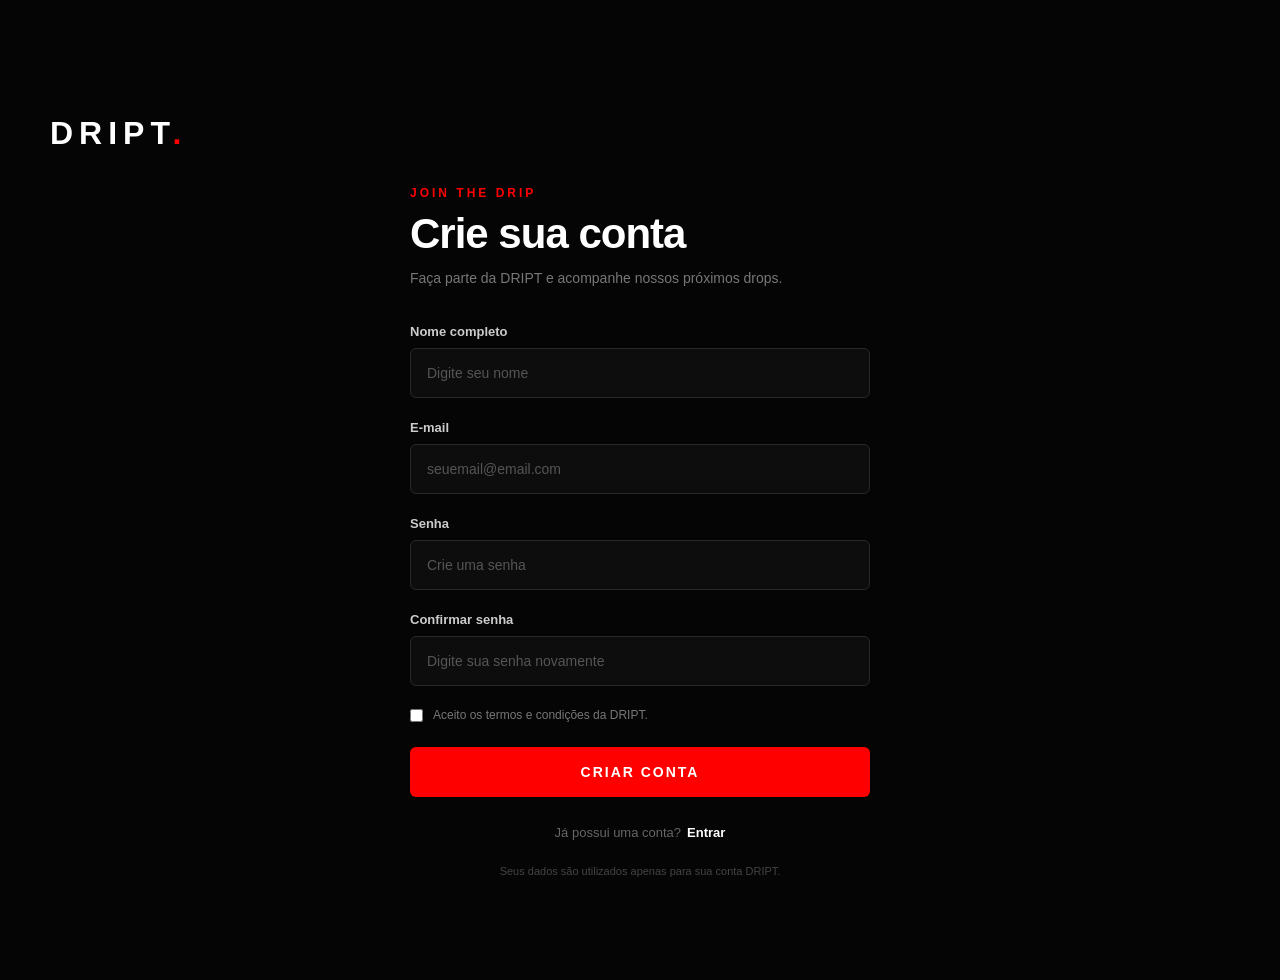
<file: html/cadastro.html>
<!DOCTYPE html>
<html lang="pt-BR">

<head>
    <meta charset="UTF-8">
    <meta name="viewport" content="width=device-width, initial-scale=1.0">

    <title>Criar conta | DRIPT</title>

    <link rel="stylesheet" href="../css/style.css">
</head>

<body class="pagina-cadastro">

    <main class="cadastro">

        <a href="index.html" class="cadastro-logo">
    DRIPT<span>.</span>
</a>

        <div class="cadastro-box">

            <div class="cadastro-topo">

                <span>JOIN THE DRIP</span>

                <h1>Crie sua conta</h1>

                <p>
                    Faça parte da DRIPT e acompanhe nossos próximos drops.
                </p>

            </div>

            <form id="form-cadastro">

                <div class="campo">
                    <label for="nome">Nome completo</label>

                    <input
                        type="text"
                        id="nome"
                        placeholder="Digite seu nome"
                        required
                    >
                </div>

                <div class="campo">
                    <label for="email">E-mail</label>

                    <input
                        type="email"
                        id="email"
                        placeholder="seuemail@email.com"
                        required
                    >
                </div>

                <div class="campo">
                    <label for="senha">Senha</label>

                    <input
                        type="password"
                        id="senha"
                        placeholder="Crie uma senha"
                        required
                    >
                </div>

                <div class="campo">
                    <label for="confirmarSenha">Confirmar senha</label>

                    <input
                        type="password"
                        id="confirmarSenha"
                        placeholder="Digite sua senha novamente"
                        required
                    >
                </div>

                <label class="termos">
                    <input type="checkbox" id="aceitarTermos">

                    <span>
                        Aceito os termos e condições da DRIPT.
                    </span>
                </label>

                <button type="submit" class="btn-cadastro">
                    CRIAR CONTA
                </button>

            </form>

            <div class="cadastro-login">

                <span>Já possui uma conta?</span>

                <a href="login.html">
                    Entrar
                </a>

            </div>

            <p class="cadastro-privacidade">
                Seus dados são utilizados apenas para sua conta DRIPT.
            </p>

        </div>

    </main>

    <script>

        document
            .getElementById("form-cadastro")
            .addEventListener("submit", function(event) {

                event.preventDefault();

                const nome =
                    document.getElementById("nome").value.trim();

                const email =
                    document.getElementById("email").value.trim();

                const senha =
                    document.getElementById("senha").value;

                const confirmarSenha =
                    document.getElementById("confirmarSenha").value;

                const termos =
                    document.getElementById("aceitarTermos").checked;


                if (senha !== confirmarSenha) {
                    alert("As senhas não coincidem.");
                    return;
                }


                if (!termos) {

                    alert("Aceite os termos e condições para continuar.");
                    return;
                }

                fetch("../php/salvar.php", {
                    method: "POST",
                    headers: { "Content-Type": "application/json" },
                    body: JSON.stringify({ nome, email, senha, confirmarSenha, aceitarTermos: termos })
                })
                    .then(async resposta => {
                        const dados = await resposta.json();
                        if (!resposta.ok) throw new Error(dados.mensagem || "Não foi possível criar a conta.");
                        window.location.href = "conta.html";
                    })
                    .catch(erro => alert(erro.message));

            });

    </script>

</body>

</html>
</file>
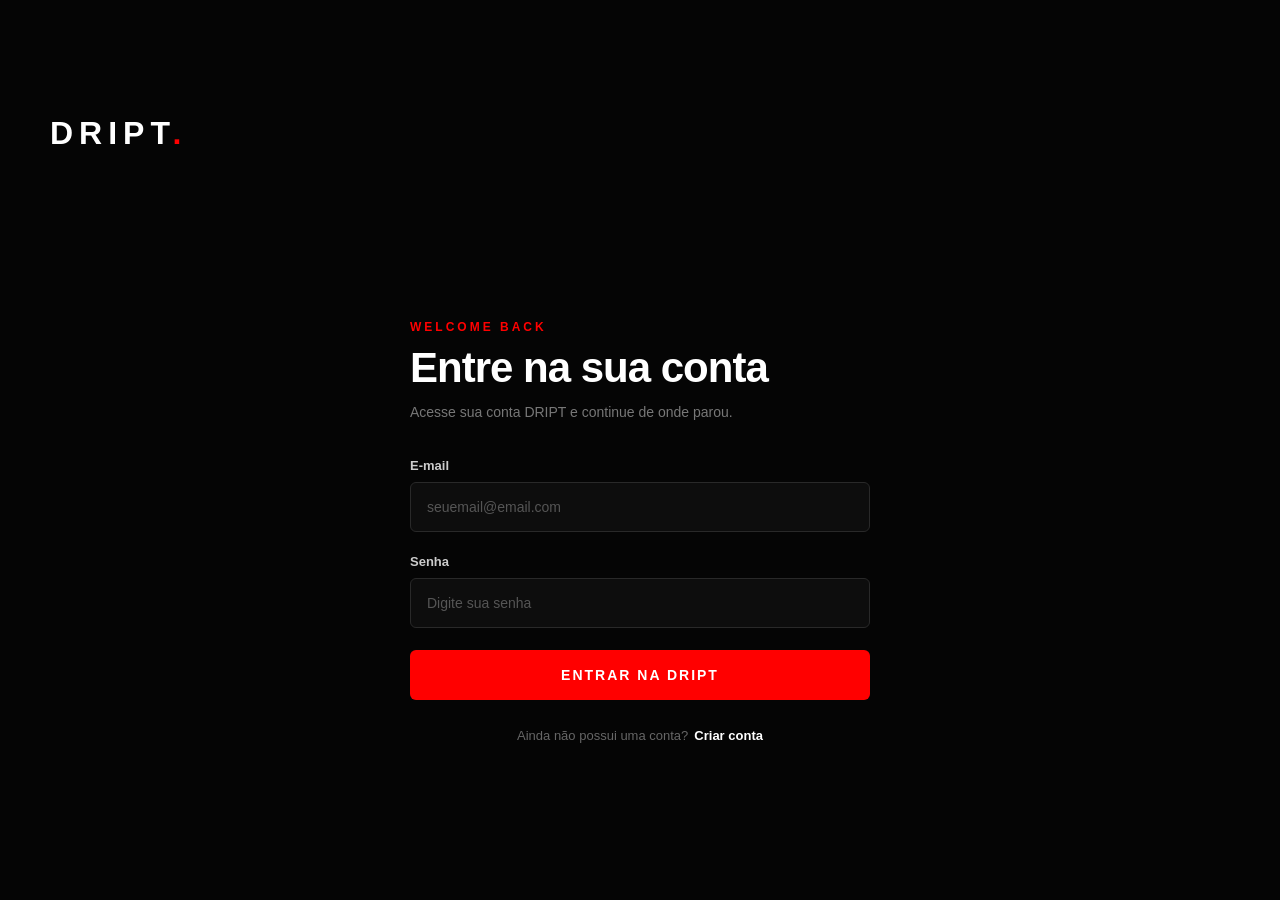
<file: html/conta.html>
<head>
    <meta charset="UTF-8">
    <meta name="viewport" content="width=device-width, initial-scale=1.0">

    <title>Minha Conta | DRIPT</title>

    <link rel="stylesheet" href="../css/style.css">
    <link rel="stylesheet" href="../css/conta.css">
</head>

<body class="pagina-cadastro">

    <main class="cadastro">

        <a href="index.html" class="cadastro-logo">
            DRIPT<span>.</span>
        </a>

        <div class="conta-box">

            <div class="cadastro-topo">
                <span>MY DRIPT</span>

                <h1>Minha conta</h1>

                <p id="saudacao-usuario">
                    Bem-vindo de volta.
                </p>
            </div>

            <div class="conta-opcoes">

                <a href="favoritos.html" class="conta-item">
                    <span>♡</span>
                    <div>
                        <h3>Meus favoritos</h3>
                        <p>Veja as peças que você salvou.</p>
                    </div>
                </a>

                <a href="pedidos.html" class="conta-item">
    <span>📦</span>
    <div>
        <h3>Meus pedidos</h3>
        <p>Acompanhe suas compras.</p>
    </div>
</a>

                <a href="dados.html" class="conta-item">
                    <span>👤</span>
                    <div>
                        <h3>Meus dados</h3>
                        <p>Confira suas informações.</p>
                    </div>
                </a>

            </div>

            <button class="btn-sair" onclick="sair()">
                SAIR DA CONTA
            </button>

        </div>

    </main>

    <script>
        fetch("../php/sessao.php")
            .then(resposta => {
                if (!resposta.ok) throw new Error();
                return resposta.json();
            })
            .then(usuario => {
                document.getElementById("saudacao-usuario").innerText =
                    `Olá, ${usuario.nome.split(" ")[0]}. Bem-vindo à DRIPT.`;
            })
            .catch(() => window.location.href = "login.html");

        function sair() {
            fetch("../php/sessao.php", { method: "DELETE" })
                .finally(() => window.location.href = "index.html");
        }
    </script>

</body>

</html>
</file>
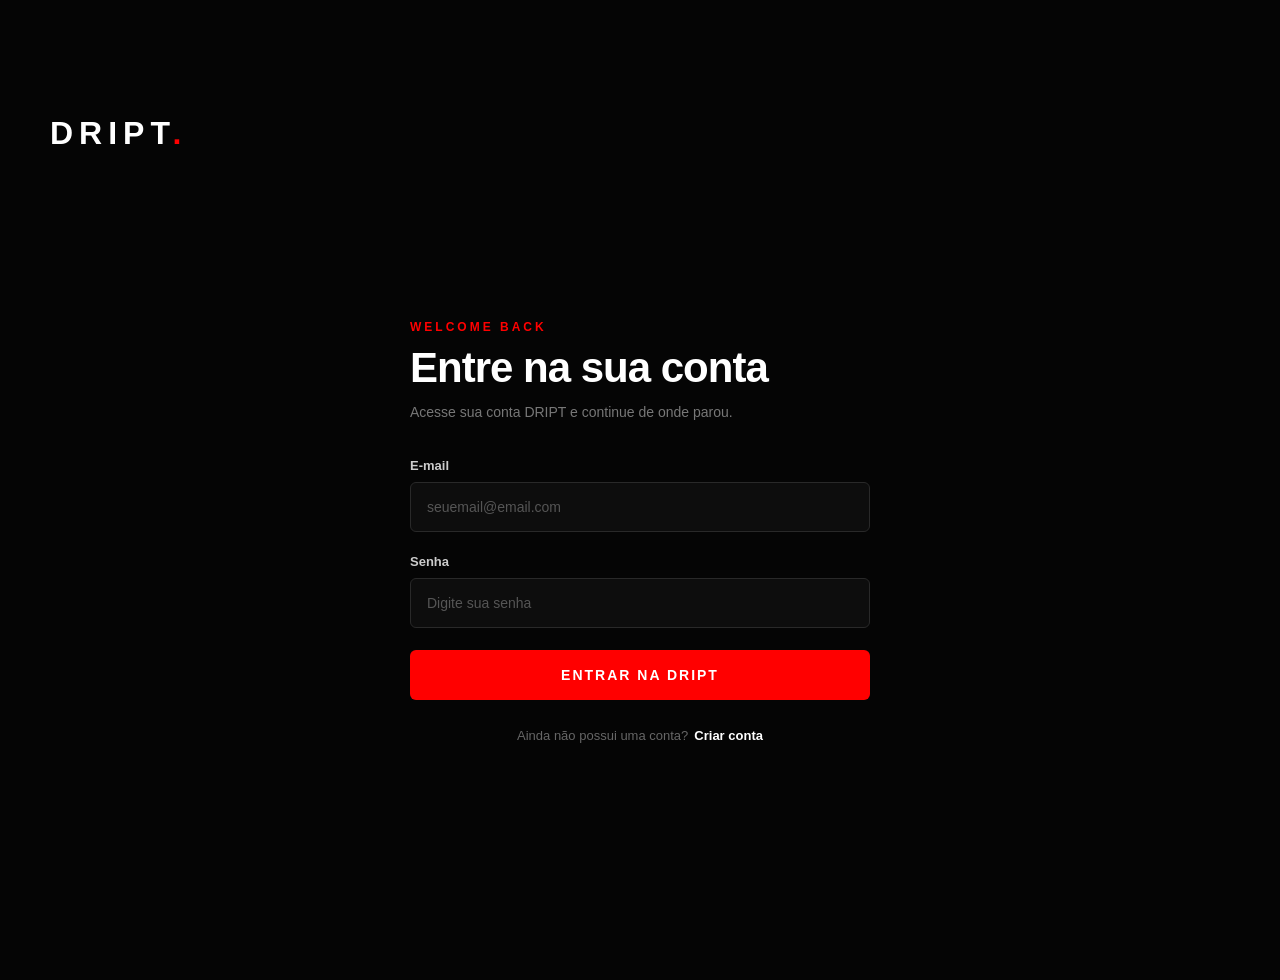
<file: html/dados.html>
<!DOCTYPE html>
<html lang="pt-BR">
<head>
    <meta charset="UTF-8">
    <meta name="viewport" content="width=device-width, initial-scale=1.0">
    <title>Meus Dados | DRIPT</title>
    <link rel="stylesheet" href="../css/style.css">
<link rel="stylesheet" href="../css/conta.css">
</head>
            
<body class="pagina-cadastro">
            
    <main class="cadastro">
            
        <a href="index.html" class="cadastro-logo">
            DRIPT<span>.</span>
        </a>
            
        <div class="conta-box">
                
            <div class="cadastro-topo">
                <span>MY DRIPT</span>
                    
                <h1>Meus dados</h1>
                    
                <p>
                    Confira as informações da sua conta.
                </p>
            </div>
                    
            <div class="dados-usuario">
                    
                <div class="campo">
                    <label>NOME</label>
                    <input type="text" id="nome" readonly>
                </div>
                    
                <div class="campo">
                    <label>EMAIL</label>
                    <input type="email" id="email" readonly>
                </div>
                    
            </div>
                    
            <a href="conta.html" class="btn-sobre">
                VOLTAR PARA MINHA CONTA
            </a>
                    
        </div>
                    
    </main>
                    
    <script>
        fetch("../php/sessao.php")
            .then(resposta => {
                if (!resposta.ok) throw new Error();
                return resposta.json();
            })
            .then(usuario => {
                document.getElementById("nome").value = usuario.nome;
                document.getElementById("email").value = usuario.email;
            })
            .catch(() => window.location.href = "login.html");
    </script>
                    
</body>

</html>
</file>
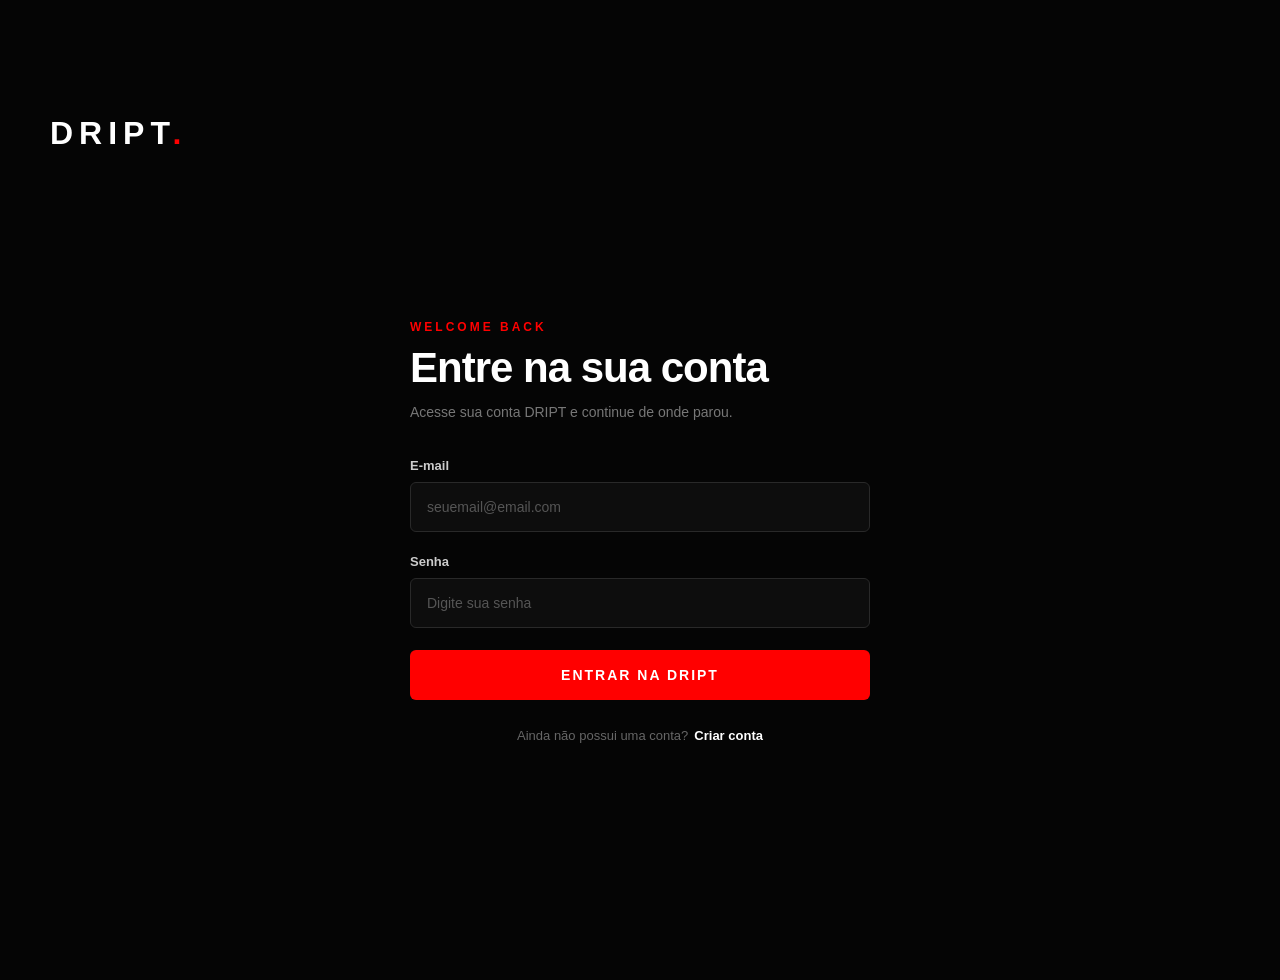
<file: html/login.html>
<!DOCTYPE html>
<html lang="pt-BR">
<head>
    <meta charset="UTF-8">
    <meta name="viewport" content="width=device-width, initial-scale=1.0">
    <title>Entrar | DRIPT</title>
    <link rel="stylesheet" href="../css/style.css">
</head>

<body class="pagina-cadastro">

    <main class="cadastro">

        <a href="index.html" class="cadastro-logo">
            DRIPT<span>.</span>
        </a>

        <div class="cadastro-box">

            <div class="cadastro-topo">

                <span>WELCOME BACK</span>

                <h1>Entre na sua conta</h1>

                <p>
                    Acesse sua conta DRIPT e continue de onde parou.
                </p>

            </div>

            <form id="form-login">

                <div class="campo">

                    <label for="email">
                        E-mail
                    </label>

                    <input
                        type="email"
                        id="email"
                        placeholder="seuemail@email.com"
                        required
                    >

                </div>

                <div class="campo">

                    <label for="senha">
                        Senha
                    </label>

                    <input
                        type="password"
                        id="senha"
                        placeholder="Digite sua senha"
                        required
                    >

                </div>

                <button type="submit" class="btn-cadastro">
                    ENTRAR NA DRIPT
                </button>

            </form>

            <div class="cadastro-login">

                <span>Ainda não possui uma conta?</span>

                <a href="cadastro.html">
                    Criar conta
                </a>

            </div>

        </div>

    </main>

    <script>

        document
            .getElementById("form-login")
            .addEventListener("submit", function(event) {

                event.preventDefault();

                const email =
                    document.getElementById("email").value.trim();

                const senha =
                    document.getElementById("senha").value;

                fetch("../php/login.php", {
                    method: "POST",
                    headers: { "Content-Type": "application/json" },
                    body: JSON.stringify({ email, senha })
                })
                    .then(async resposta => {
                        const dados = await resposta.json();
                        if (!resposta.ok) throw new Error(dados.mensagem || "Não foi possível entrar.");
                        window.location.href = "conta.html";
                    })
                    .catch(erro => alert(erro.message));

            });

    </script>

</body>
</html>
</file>
<file: css/style.css>
@import url('https://fonts.googleapis.com/css2?family=Bebas+Neue&family=Montserrat:wght@400;500;600;700&display=swap');

body {
    font-family: 'Montserrat', sans-serif;
}

.container-cadastro h1 {
    font-family: 'Bebas Neue', sans-serif;
    font-size: 55px;
    color: white;
    letter-spacing: 4px;
    margin: 0;
}

.slogan {
    font-family: 'Montserrat', sans-serif;
    color: #777;
    font-size: 12px;
    font-weight: 600;
    letter-spacing: 3px;
    margin: -10px 0 10px;
}

.container-cadastro input[type="text"],
.container-cadastro input[type="email"],
.container-cadastro input[type="password"] {
    font-family: 'Montserrat', sans-serif;
    font-size: 13px;
    letter-spacing: 1px;
}

.container-cadastro button {
    font-family: 'Montserrat', sans-serif;
    font-size: 13px;
}

.login-texto {
    font-family: 'Montserrat', sans-serif;
}

* {
    margin: 0;
    padding: 0;
    box-sizing: border-box;
    font-family: Arial, sans-serif;
}

/*CORPO DO SITE*/
body {
    background: #000;
    color: #fff;
    padding-top: 80px;
}

/*CABEÇA DO SITE*/
.header {
    display: flex;
    justify-content: space-between;
    align-items: center;
    padding: 20px;
}

/*TODOS OS ICONES*/
.icons {
    display: flex;
    gap: 20px;
    font-size: 20px;
    cursor: pointer;
}

/* ESTILO DOS ICONES SVG */
.icons .icone-svg {
    display: inline-flex;
    align-items: center;
    justify-content: center;
    width: 24px;
    height: 24px;
    color: #fff;
    cursor: pointer;
}

.icons .icone-svg svg {
    width: 22px;
    height: 22px;
    stroke: currentColor;
    display: block;
}

.icons .icone-conta,
.icons .icone-favoritos {
    color: #fff;
    text-decoration: none;
}


/*LOGO DRIPT PRINCIPAL TOPO DO SITE*/
.logo {
    font-size: 32px;
    font-weight: bold;
    letter-spacing: 4px;
    color: white;
    text-decoration: none;
}

/*DESIGN DO PASSAR DO CURSOR*/
.logo:hover {
    color: red;
    transition: 0.3s;
}


.carrinho {
    font-size: 22px;
    text-decoration: none;
    color: white;
}


.hero {
    display: flex;
    justify-content: space-between;
    align-items: center;
    padding: 80px 10%;
    min-height: 90vh;
    background: #000;
    gap: 100px;
    position: relative;
    overflow: hidden;
}

.hero-text {
    flex: 0 0 45%;
}

.hero-text h1 {
    font-size: 70px;
    line-height: 1;
    color: #fff;
    margin: 20px 0;
}

.hero-text p {
    color: #cfcfcf;
    font-size: 18px;
    max-width: 500px;
    line-height: 1.6;
    margin-bottom: 30px;
}

.limited {
    display: inline-block;
    background: #e60000;
    color: #fff;
    padding: 8px 18px;
    border-radius: 30px;
    font-size: 14px;
    font-weight: bold;
    letter-spacing: 1px;
}

.hero-produto {
    flex: 0 0 45%;
    display: flex;
    justify-content: center;
    align-items: center;
    position: relative;
}

.hero-produto img {
    width: 520px;
    max-width: 100%;
    position: relative;
    z-index: 2;
    transition: transform .4s ease;
    filter: drop-shadow(0 20px 40px rgba(0, 0, 0, .8));
}

.hero-produto img:hover {
    transform: scale(1.05);
}


.hero button {
    background: #e60000;
    color: #fff;
    border: none;
    padding: 15px 35px;
    cursor: pointer;
    margin-top: 20px;
    font-size: 16px;
    font-weight: 800;
    letter-spacing: 1px;
    border-radius: 5px;
    transition: .3s;
}

.hero button:hover {
    background: #fff;
    color: #000;
    transform: translateY(-3px);
}

/*CARD DOD PRODUTO*/
.produtos {
    display: grid;
    grid-template-columns: repeat(3, 1fr);
    gap: 30px;
    padding: 40px;
}

.produto {
    background: #111;
    padding: 30px;
    border-radius: 15px;
    text-align: center;
    border: 1px solid #222;
    box-shadow: 0 0 15px rgba(255, 0, 0, 0.15);
    transition: 0.3s;
    position: relative;
}


.produto button {
    background: #000;
    color: white;
    border: 2px solid red;
    padding: 12px 25px;
    margin-top: 10px;
    cursor: pointer;
    border-radius: 8px;
    font-weight: bold;
    letter-spacing: 2px;
    text-transform: uppercase;
    transition: 0.3s;
    position: relative;
    overflow: hidden;
}

.produto button:hover {
    background: red;
    color: black;
    box-shadow: 0 0 20px red;
    transform: scale(1.05);
}

.produto p {
    color: #fff;
    font-size: 24px;
    font-weight: bold;
    margin: 10px 0;
}

.produto:hover img {
    transform: scale(1.08);
}

.produto img {
    width: 100%;
    height: 350px;
    object-fit: contain;
    margin-top: 30px;
    transition: .4s;
}

.tag-produto {
    position: absolute;
    top: 15px;
    left: 15px;
    z-index: 10;

    background: red;
    color: white;

    padding: 6px 12px;

    border-radius: 6px;

    font-size: 12px;

    font-weight: bold;

    box-shadow: 0 0 10px red;
}

/*CARD DO PRODUTO*/
.card {
    background: #111;
    border-radius: 15px;
    text-align: center;
    border: 1px solid #222;
    box-shadow: 0 0 15px rgba(255, 0, 0, 0.15);
    transition: all 0.3s ease;
    width: 280px;
    min-height: 350px;
    padding: 30px;
}

/*CUSOR*/
.card:hover {
    transform: translateY(-8px);
    border-color: red;
    box-shadow: 0 0 25px rgba(255, 0, 0, 0.4);
}

/*BOTÃO DO CARD NOS PRODUTOS*/
.card button {
    background: red;
    color: white;
    border: none;
    padding: 12px;
    margin-top: 10px;
    cursor: pointer;
    border-radius: 8px;
    font-weight: bold;
    width: 100%;
    transition: all 0.3s ease;
}


.card button:hover {
    background: #cc0000;
    transform: scale(1.03);
}

.overlay {
    position: fixed;
    inset: 0;
    background: rgba(0, 0, 0, .8);
    display: flex;
    justify-content: center;
    align-items: center;
    z-index: 9999;
}

.overlay-box {
    width: 500px;
    max-width: 90%;
    background: #111;
    padding: 40px;
    border-radius: 15px;
    text-align: center;
    border: 2px solid red;
    color: white;
    position: relative;
}

.overlay-box h2 {
    font-size: 35px;
    margin-bottom: 15px;
}

.overlay-box p {
    color: #ccc;
    margin-bottom: 25px;
    line-height: 1.6;
}

.overlay-box button {
    background: red;
    color: white;
    border: none;
    padding: 15px 35px;
    cursor: pointer;
    font-size: 16px;
    transition: .3s;
}

.overlay-box button:hover {
    transform: scale(1.05);
}

.close {
    position: absolute;
    top: 15px;
    right: 20px;
    cursor: pointer;
    font-size: 24px;
}



.top-bar {
    background: #111;
    text-align: center;
    padding: 8px;
    font-size: 14px;
    color: white;
}

.top-bar span {
    color: red;
}

/*TOPO DO MENU*/
.navbar {
    display: flex;
    justify-content: space-between;
    align-items: center;
    padding: 15px 40px;
    position: fixed;
    top: 15px;
    left: 50%;
    transform: translateX(-50%);
    width: 90%;
    max-width: 1400px;
    background: rgba(0, 0, 0, 0.85);
    backdrop-filter: blur(10px);
    border: 1px solid #222;
    border-radius: 20px;
    z-index: 1000;
}

.menu {
    list-style: none;
    display: flex;
    gap: 25px;
}

.menu a {
    color: white;
    text-decoration: none;
    transition: 0.3s;
}

.menu a:hover {
    color: red;
    text-shadow: 0 0 10px red;
}

.hero {
    display: flex;
    justify-content: space-between;
    align-items: center;
    padding: 100px 80px;
    gap: 50px;
}

.hero-text {
    flex: 1;
}

.hero-text h2 {
    color: red;
    font-size: 18px;
    margin-bottom: 15px;
    letter-spacing: 2px;
}

/*TAMANHO DO TITULO*/
.hero-text h1 {
    font-size: 70px;
    line-height: 1;
    margin-bottom: 20px;
}

/*PARAGRAFO DO TEXTO*/
.hero-text p {
    color: #aaa;
    margin-bottom: 30px;
    font-size: 18px;
}

/*BOTÃO DA IMAGEM DO TOPO DO SITE*/
.hero-text button {
    background: red;
    color: white;
    border: none;
    padding: 15px 35px;
    cursor: pointer;
    font-size: 16px;
    border-radius: 5px;
}

/*DESIGN DA IMAGEM DO TOP*/
.hero-image {
    flex: 1;
    height: 500px;
    background: #111;
    border-radius: 15px;
    overflow: hidden;
}

/*IMAGEM NO TOP DO SITE*/
.hero-image img {
    width: 100%;
    height: 100%;
    object-fit: cover;
}

/*ICONE DO CARRINHO*/
.carrinho-icon {
    position: relative;
    color: white;
    text-decoration: none;
    font-size: 22px;
}

/*CONTADOR NO CARRINHO*/
#contador {
    position: absolute;
    top: -10px;
    right: -12px;
    background: red;
    color: white;
    width: 20px;
    height: 20px;
    border-radius: 50%;
    font-size: 12px;
    display: flex;
    justify-content: center;
    align-items: center;
}

/*BARRA DE PESQUISA*/
.search-box {
    display: none;
    margin-top: 20px;
}

/*DIGITAÇÃO NA BARRA DE PESQUISA*/
.search-box input {
    width: 250px;
    padding: 10px;
    border: none;
    outline: none;
    border-radius: 5px;
}

/*RODAPÉ*/
.footer {
    background: #0a0a0a;
    padding: 70px 10%;
    display: grid;
    grid-template-columns: 2fr 1fr 1fr;
    gap: 60px;
    margin-top: 80px;
    border-top: 1px solid #222;
}

.footer-logo h2 {
    color: #fff;
    font-size: 35px;
    letter-spacing: 4px;
    margin-bottom: 15px;
}

.footer-logo p {
    color: #777;
    font-size: 14px;
}

.footer h3 {
    color: #fff;
    font-size: 14px;
    text-transform: uppercase;
    letter-spacing: 2px;
    margin-bottom: 20px;
}

.footer p,
.footer a {
    color: #888;
    text-decoration: none;
    display: block;
    margin-bottom: 12px;
    font-size: 14px;
    transition: .3s;
}

.footer a:hover {
    color: red;
    transform: translateX(4px);
}

/*FORMATAÇÃO NO MOBILE*/
@media (max-width: 768px) {
    nav {
        flex-direction: column;
        gap: 20px;
        padding: 20px;
    }

    .menu {
        flex-direction: column;
        align-items: center;
    }


    .hero {
        flex-direction: column;
        text-align: center;
        padding: 40px 20px;
    }

    .hero-text h1 {
        font-size: 40px;
    }

    .hero-produto {
        width: 100%;
    }

    .hero-produto img {
        width: 100%;
        max-width: 350px;
    }


    .produtos {
        grid-template-columns: 1fr;
    }


    .footer {
        grid-template-columns: 1fr;
        gap: 30px;
        text-align: center;
    }

}

.carrinho-lateral {
    width: 100%;
    max-width: 100%;
}

.item-carrinho {
    padding: 15px;
}

.item-carrinho img {
    width: 60px;
    height: 60px;
}

.categorias {
    gap: 20px;
    margin: 40px 20px;
}

.categoria-btn {
    font-size: 14px;
    letter-spacing: 1px;
}

.acoes {
    width: 100%;
}

.btn-comprar,
.btn-carrinho {
    width: 100%;
}

.pagina-produto {
    max-width: 1300px;
    margin: 70px auto;
    padding: 40px;

    display: flex;
    justify-content: center;
    align-items: center;

    gap: 70px;
}

.produto-imagem {
    flex: 1;
    max-width: 600px;
}

.produto-info {
    flex: 1;
    max-width: 500px;

    display: flex;
    flex-direction: column;
    gap: 20px;
}

.produto {
    transition: 0.3s;
}

.produto:hover {
    transform: translateY(-8px);
    box-shadow: 0 0 25px rgba(255, 0, 0, 0.4);
}

.produto img {
    width: 100%;
    height: 250px;
    object-fit: contain;
    border-radius: 10px;
    transition: 0.3s;
}

.produto img:hover {
    transform: scale(1.05);
}

button {
    transition: 0.3s;
}

button:hover {
    background: white;
    color: red;
}

.link-produto {
    text-decoration: none;
    color: white;
}

.pagina-produto {
    max-width: 1300px;
    margin: 70px auto;
    padding: 40px;

    display: flex;
    justify-content: center;
    align-items: flex-start;

    gap: 70px;
}

.produto-imagem {
    flex: 1;
}

.produto-info {
    flex: 1;
    max-width: 500px;
}

.produto-imagem img {
    width: 100%;
    max-height: 700px;
    object-fit: contain;
    border-radius: 15px;
    transition: .4s ease;
}

.produto-imagem img:hover {
    transform: scale(1.03);
}

.produto-info {

    flex: 1;

    max-width: 500px;

    display: flex;

    flex-direction: column;

    gap: 20px;

}

.produto-info h1 {
    font-size: 50px;
    margin-bottom: 20px;
}

.preco {
    color: red;
    font-size: 30px;
    margin-bottom: 20px;
}

.descricao {
    color: #ccc;
    margin-bottom: 30px;
    line-height: 1.6;
}

.produto-info>button {
    background: red;
    color: white;
    border: none;
    padding: 15px 30px;
    cursor: pointer;
}

.produto a {
    text-decoration: none;
    color: white;
}

/*TAMANHOS NO CARD EX: P,M,G,GG*/
.tamanhos {
    margin: 30px 0;
}

.opcoes-tamanho {
    display: flex;
    gap: 15px;
    margin-top: 15px;
}

.opcoes-tamanho button {
    width: 55px;
    height: 55px;
    padding: 0;
    display: flex;
    justify-content: center;
    align-items: center;
    background: #111;
    border: 2px solid #333;
    color: white;
    border-radius: 10px;
    font-weight: bold;
    font-size: 16px;
    cursor: pointer;
    transition: .3s;
}

.opcoes-tamanho button:hover {
    border-color: red;
    transform: translateY(-3px);
}

.opcoes-tamanho button.ativo {
    background-color: red;
    border-color: red;
}

.quantidade {
    display: flex;
    align-items: center;
    gap: 20px;
    margin: 25px 0;
}

.quantidade button {
    width: 50px;
    height: 50px;
    border-radius: 50%;
    background: #111;
    border: 2px solid red;
    color: white;
    font-size: 22px;
    font-weight: bold;
    cursor: pointer;
    transition: .3s;

}

.quantidade button:hover {
    background: red;
    transform: scale(1.1);
}

.quantidade span {
    font-size: 24px;
    font-weight: bold;
    color: white;
    min-width: 30px;
    text-align: center;
}

#qtd {
    font-size: 22px;
    min-width: 20px;
    text-align: center;
}

/*OPÇÕES DE TAMANHO*/
.opcoes-tamanho {
    display: flex;
    gap: 15px;
}

/*DESIGN DO CARRINHO*/
.carrinho-lateral {
    position: fixed;
    top: 0;
    right: -400px;
    width: 350px;
    height: 100vh;
    background: #111;
    padding: 20px;
    transition: 0.4s;
    z-index: 999;
    overflow-y: auto;
}

.carrinho-lateral.ativo {
    right: 0;
}

.topo-carrinho {
    display: flex;
    justify-content: space-between;
    align-items: center;
    margin-bottom: 30px;
    color: white;
}

.topo-carrinho span {
    cursor: pointer;
    font-size: 25px;
}

.icone-carrinho {
    position: relative;
    display: flex;
    align-items: center;
}

.item-carrinho {
    display: flex;
    justify-content: space-between;
    align-items: center;
    background: #1a1a1a;
    padding: 15px;
    border-radius: 12px;
    margin-bottom: 15px;
    color: white;
    transition: 0.3s;
}

.item-carrinho:hover {
    transform: translateY(-3px);
    background: #222;
}

.item-carrinho h3 {
    font-size: 18px;
    margin-bottom: 5px;
}

/*TITULO DO ITEM DO CARRINHO*/
.item-carrinho p {
    color: orange;
    font-weight: bold;
}

.rodape-carrinho {
    margin-top: 30px;
    border-top: 1px solid #333;
    padding-top: 20px;
}

.rodape-carrinho h3 {
    color: white;
    margin-bottom: 20px;
}

/*BOTÃO DO RODAPÉ DO CARRINHO*/
.rodape-carrinho button {
    width: 100%;
    padding: 15px;
    border: none;
    background: red;
    color: white;
    font-size: 16px;
    cursor: pointer;
    border-radius: 10px;
    transition: 0.3s;
}

/*RODAPÉ DO CARRINHO*/
.rodape-carrinho button:hover {
    background: white;
    color: red;
}

/*BOTÃO DE REMOVER ITEM DO CARRINHO*/
.btn-remover {
    background: transparent;
    border: none;
    color: red;
    font-size: 18px;
    cursor: pointer;
    transition: 0.3s;
}

/*DESIGN DE REMOVER ITEM DO CARRINHO*/
.btn-remover:hover {
    transform: scale(1.2);
}

/*BOTÃO DE LIMPAR TUDO NO CARRINHO*/
.btn-limpar {
    width: 100%;
    margin-top: 10px;
    padding: 12px;
    border: none;
    border-radius: 10px;
    cursor: pointer;
}

.sobre {
    max-width: 900px;
    margin: 50px auto;
    padding: 30px;
    color: white;
}

.sobre h1 {
    text-align: center;
    color: red;
    font-size: 3rem;
    margin-bottom: 30px;
}

.sobre h2 {
    margin-top: 25px;
    color: red;
}

.sobre p {
    line-height: 1.8;
    color: #ddd;
}

/*DESIGN DO BOTAO DE FAVORITAR*/
.favorito {
    background: transparent;
    border: none;
    font-size: 11px;
    cursor: pointer;
    margin-top: 5px;
    transition: 0.3s;
    padding: 5px;
}

/*BOTÃO FAVORITAR CARD*/
.favoritado {
    transform: scale(1.2);
}

.filtros {
    display: flex;
    justify-content: center;
    gap: 10px;
    margin: 30px 0;
    flex-wrap: wrap;
}

.filtros button {
    background: #111;
    color: white;
    border: 1px solid red;
    padding: 10px 20px;
    border-radius: 20px;
    cursor: pointer;
    transition: 0.3s;
}

.filtros button:hover {
    background: red;
    transform: translateY(-2px);
}

.produto {
    opacity: 0;
    transform: translateY(40px);
    transition: opacity 0.8s ease, transform 0.8s ease;
}

.produto.aparecer {
    opacity: 1;
    transform: translateY(0);
}

.produto {
    position: relative;
    overflow: hidden;
}

.produto::before {
    content: "";
    position: absolute;
    width: 250px;
    height: 250px;
    background: radial-gradient(circle, rgba(255, 0, 0, 0.20), transparent 70%);
    top: var(--y);
    left: var(--x);
    transform: translate(-50%, -50%);
    opacity: 0;
    transition: opacity .3s;
    pointer-events: none;
}

.produto:hover::before {
    opacity: 1;
}

#loader {
    position: fixed;
    top: 0;
    left: 0;
    width: 100%;
    height: 100vh;
    background: #000;
    display: flex;
    justify-content: center;
    align-items: center;
    flex-direction: column;
    z-index: 99999;
    transition: opacity 0.8s ease, visibility 0.8s ease;
}

#loader.ocultar {
    opacity: 0;
    visibility: hidden;
}

#loader h1 {
    color: white;
    font-size: 70px;
    letter-spacing: 10px;
    margin-bottom: 10px;
    animation: aparecer 1s ease;
}

#loader p {
    color: red;
    letter-spacing: 5px;
    margin-bottom: 40px;
    animation: aparecer 1.5s ease;
}

.loader-bar {
    width: 250px;
    height: 5px;
    background: #222;
    border-radius: 10px;
    overflow: hidden;
}

.loader-fill {
    width: 0%;
    height: 100%;
    background: red;
    animation: carregar 2s forwards;
}

@keyframes carregar {
    from {
        width: 0%;
    }

    to {
        width: 100%;
    }
}

@keyframes aparecer {
    from {
        opacity: 0;
        transform: translateY(20px);
    }

    to {
        opacity: 1;
        transform: translateY(0);
    }
}

.pagina-produto {
    display: flex;
    justify-content: center;
    align-items: flex-start;
    gap: 60px;
    max-width: 1300px;
    margin: 80px auto;
    padding: 40px;
}

.produto-imagem {
    flex: 1;
    text-align: center;
}

.produto-imagem img {
    width: 100%;
    max-width: 550px;
    border-radius: 20px;
    transition: .4s;
}

.produto-imagem img:hover {
    transform: scale(1.04);
}

.produto-info {
    flex: 1;
}

.tag {
    background: red;
    color: white;
    padding: 8px 15px;
    border-radius: 30px;
    font-size: 13px;
    font-weight: bold;
}

.produto-info h1 {
    margin-top: 20px;
    font-size: 45px;
}

.avaliacao {
    margin: 15px 0;
    color: gold;
    font-size: 20px;
}

.preco {
    font-size: 38px;
    color: red;
    font-weight: bold;
    margin: 20px 0;
}

.descricao {
    color: #bfbfbf;
    line-height: 28px;
}

.beneficios {
    margin-top: 30px;
}

.beneficios p {
    margin: 12px 0;
    color: #ddd;
}

.acoes {
    display: flex;
    flex-direction: column;
    gap: 15px;
    margin-top: 35px;
}

.btn-comprar,
.btn-carrinho {
    width: 100%;
    padding: 18px;
    border-radius: 12px;
    font-size: 16px;
    font-weight: bold;
    cursor: pointer;
    transition: .3s;
}

.btn-comprar {
    background: linear-gradient(135deg, #ff0000, #8b0000);
    color: white;
    border: none;
    box-shadow: 0 10px 25px rgba(255, 0, 0, .25);
}

.btn-comprar:hover {
    transform: translateY(-4px);
    box-shadow: 0 15px 35px rgba(255, 0, 0, .45);
}

.btn-carrinho {
    background: transparent;
    color: white;
    border: 2px solid red;
}

.btn-carrinho:hover {
    background: red;
    transform: translateY(-4px);
}

.btn-comprar,
.btn-carrinho {
    text-transform: uppercase;
    letter-spacing: 2px;
}

/* TÍTULO DO PRODUTO */

.titulo-produto {
    display: flex;
    justify-content: space-between;
    align-items: center;
    width: 100%;
}

.btn-favorito {
    width: 48px;
    height: 48px;
    border: 2px solid #333;
    border-radius: 50%;
    background: #111;
    color: #fff;
    font-size: 22px;

    display: flex;
    justify-content: center;
    align-items: center;

    cursor: pointer;
    transition: .3s;

    flex-shrink: 0;
}

.btn-favorito:hover {
    border-color: red;
    transform: scale(1.1);
}

.btn-favorito.ativo {
    background: transparent;
    border-color: red;
    color: red;
    box-shadow: 0 0 15px rgba(255, 0, 0, .5);
}

.acoes-produto {
    display: flex;
    align-items: center;
    justify-content: space-between;
    gap: 12px;
    margin-top: 15px;
}

.acoes-produto a {
    flex: 1;
}

.acoes-produto .btn-comprar {
    width: 100%;
}

/* BOTÕES DOS CARDS */

.produto .acoes-produto {
    display: flex;
    align-items: center;
    gap: 10px;
    margin-top: 15px;
}

.produto .acoes-produto a {
    flex: 1;
}

.produto .acoes-produto .btn-comprar {
    width: 100%;
    padding: 12px;
}

.produto .acoes-produto .btn-favorito {
    width: 50px;
    height: 50px;
    flex-shrink: 0;
}

.sem-imagem {
    width: 100%;
    height: 250px;
    display: flex;
    flex-direction: column;
    align-items: center;
    justify-content: center;
    gap: 8px;
    background: #161616;
    border: 1px dashed #444;
    border-radius: 10px;
    color: #666;
    font-size: 13px;
    text-align: center;
}

.produto-imagem .sem-imagem {
    height: 400px;
    font-size: 16px;
}

.favoritos {
    padding: 40px;
}

.favoritos h1 {
    text-align: center;
    margin-bottom: 40px;
}

#lista-favoritos {
    display: grid;
    grid-template-columns: repeat(auto-fit, minmax(300px, 1fr));
    gap: 30px;
}

.brilho {
    position: absolute;
    width: 420px;
    height: 420px;
    background: radial-gradient(circle, rgba(255, 0, 0, 0.45), transparent 70%);
    border-radius: 50%;
    filter: blur(20px);
    z-index: 1;
}

.hero-produto img {
    animation: flutuar 4s ease-in-out infinite;
}

@keyframes flutuar {
    0% {
        transform: translateY(0px);
    }

    50% {
        transform: translateY(-15px);
    }

    100% {
        transform: translateY(0px);
    }
}

.hero::before {
    content: "DRIPT";
    position: absolute;
    top: 50%;
    left: 50%;
    transform: translate(-50%, -50%);
    font-size: 220px;
    font-weight: 900;
    color: rgba(255, 255, 255, 0.03);
    letter-spacing: 20px;
    pointer-events: none;
    z-index: 0;
    user-select: none;
}

.categorias {
    display: flex;
    justify-content: center;
    align-items: center;
    gap: 35px;
    margin: 70px 0 50px;
    flex-wrap: wrap;
}

.categoria-btn {
    background: transparent;
    border: none;
    color: #777;
    font-size: 16px;
    font-weight: 700;
    letter-spacing: 2px;
    text-transform: uppercase;
    cursor: pointer;
    position: relative;
    transition: all .3s ease;
    padding: 8px 0;
}

.categoria-btn:hover {
    color: #fff;
}

.categoria-btn.ativo {
    color: #fff;
}

.categoria-btn::after {
    content: "";
    position: absolute;
    left: 50%;
    bottom: -8px;
    width: 0;
    height: 3px;
    background: #e60000;
    border-radius: 50px;
    transform: translateX(-50%);
    transition: width .3s ease;
}

.categoria-btn:hover::after,
.categoria-btn.ativo::after {
    width: 100%;
}

.titulo-categorias {
    text-align: center;
    color: #fff;
    font-size: 34px;
    font-weight: 800;
    letter-spacing: 3px;
    margin-top: 70px;
    margin-bottom: 25px;
    text-transform: uppercase;
}

.nome-produto {
    color: #fff;
    font-size: 20px;
    font-weight: 800;
    text-transform: uppercase;
    letter-spacing: 1.5px;
    margin-top: 20px;
    transition: .3s;
}

.produto:hover .nome-produto {
    color: #e60000;
}

.btn-comprar {
    background: #e60000;
    color: white;
    border: none;
    padding: 14px 35px;
    border-radius: 6px;
    font-weight: 800;
    letter-spacing: 2px;
    text-transform: uppercase;
    cursor: pointer;
    transition: .3s;
}

.btn-comprar:hover {
    background: white;
    color: black;
    transform: translateY(-3px);
}

.produto-info .preco {
    font-size: 32px;
    font-weight: 900;
    color: #fff;
    margin: 10px 0;
    letter-spacing: 1px;
}

.produto-info .descricao {
    color: #aaa;
    font-size: 16px;
    line-height: 1.7;
}

.relacionados {
    margin: 80px auto;
    padding: 40px;
}

.relacionados h2 {
    color: #fff;
    font-size: 32px;
    text-align: center;
    margin-bottom: 40px;
    text-transform: uppercase;
    letter-spacing: 3px;
}

#grid-relacionados {
    display: grid;
    grid-template-columns: repeat(auto-fit, minmax(220px, 1fr));
    gap: 25px;
}

#grid-relacionados .produto {
    padding: 20px;
}

#grid-relacionados .produto img {
    height: 250px;
}

.item-carrinho img {
    width: 70px;
    height: 70px;
    object-fit: contain;
    border-radius: 8px;
    flex-shrink: 0;
}

@media (max-width: 900px) {
    .produtos {
        grid-template-columns: repeat(2, 1fr);
    }
}

@media (max-width: 600px) {
    .produtos {
        grid-template-columns: 1fr;
        padding: 20px;
    }
}

/* WHATSAPP FLUTUANTE */

.whatsapp-flutuante {
    position: fixed;
    right: 25px;
    bottom: 25px;

    width: 60px;
    height: 60px;

    background: #25D366;
    color: white;

    border-radius: 50%;

    display: flex;
    justify-content: center;
    align-items: center;

    text-decoration: none;
    font-size: 28px;

    z-index: 9999;

    box-shadow: 0 5px 20px rgba(0, 0, 0, 0.4);

    transition: 0.3s;
}

.whatsapp-flutuante:hover {
    transform: scale(1.1);
}

.whatsapp-flutuante svg {
    width: 32px;
    height: 32px;
    fill: white;
}

/* DIFERENCIAIS */

.diferenciais {
    display: grid;
    grid-template-columns: repeat(4, 1fr);
    gap: 25px;
    padding: 70px 8%;
    background: #080808;
    border-top: 1px solid #222;
    border-bottom: 1px solid #222;
}

.diferencial {
    text-align: center;
    padding: 30px 20px;
    transition: .3s;
}

.diferencial:hover {
    transform: translateY(-5px);
}

.diferencial span {
    display: block;
    font-size: 35px;
    margin-bottom: 20px;
}

.diferencial h3 {
    color: #fff;
    font-size: 15px;
    letter-spacing: 1.5px;
    margin-bottom: 12px;
}

.diferencial p {
    color: #888;
    font-size: 14px;
    line-height: 1.5;
    margin: 0;
}

/* =========================
   CADASTRO
========================= */

.pagina-cadastro {
    min-height: 100vh;
    margin: 0;
    background: #050505;
    color: #fff;
}

.cadastro {
    min-height: 100vh;
    display: flex;
    flex-direction: column;
    align-items: center;
    justify-content: center;
    padding: 50px 20px;
    position: relative;
}

.cadastro-logo {
    position: absolute;
    top: 35px;
    left: 50px;

    color: #fff;
    text-decoration: none;

    font-size: 32px;
    font-weight: 900;
    letter-spacing: 6px;

    transition: .3s;
}

.cadastro-logo:hover {
    color: red;
}


.cadastro-box {
    width: 100%;
    max-width: 460px;
}

.cadastro-topo {
    margin-bottom: 35px;
}

.cadastro-topo span {
    color: red;
    font-size: 12px;
    font-weight: bold;
    letter-spacing: 3px;
}

.cadastro-topo h1 {
    margin: 12px 0;
    font-size: 42px;
    line-height: 1;
    letter-spacing: -1px;
}

.cadastro-topo p {
    color: #777;
    font-size: 14px;
    line-height: 1.6;
    max-width: 380px;
}

/* CAMPOS */

.campo {
    margin-bottom: 22px;
}

.campo label {
    display: block;
    color: #ccc;
    font-size: 13px;
    font-weight: bold;
    margin-bottom: 9px;
}

.campo input {
    width: 100%;
    box-sizing: border-box;

    padding: 16px;

    background: #0d0d0d;
    color: #fff;

    border: 1px solid #292929;
    border-radius: 6px;

    outline: none;

    font-size: 14px;

    transition: .3s;
}

.campo input::placeholder {
    color: #555;
}

.campo input:focus {
    border-color: red;
    box-shadow: 0 0 0 1px red;
}

/* TERMOS */

.termos {
    display: flex;
    align-items: center;
    gap: 10px;

    color: #777;
    font-size: 12px;

    margin: 5px 0 25px;
    cursor: pointer;
}

.termos input {
    accent-color: red;
}

/* BOTÃO */

.btn-cadastro {
    width: 100%;
    padding: 17px;

    border: none;
    border-radius: 6px;

    background: red;
    color: #fff;

    font-size: 14px;
    font-weight: 900;
    letter-spacing: 2px;

    cursor: pointer;

    transition: .3s;
}

.btn-cadastro:hover {
    background: #d00000;
    transform: translateY(-2px);
    box-shadow: 0 10px 30px rgba(255, 0, 0, .2);
}

/* LOGIN */

.cadastro-login {
    display: flex;
    justify-content: center;
    gap: 6px;

    margin-top: 28px;

    font-size: 13px;
    color: #666;
}

.cadastro-login a {
    color: #fff;
    font-weight: bold;
    text-decoration: none;
}

.cadastro-login a:hover {
    color: red;
}

/* PRIVACIDADE */

.cadastro-privacidade {
    text-align: center;

    margin-top: 25px;

    color: #444;
    font-size: 11px;
}

.cadastro-logo span {
    color: red;
}

/* RODAPÉ */

.footer {
    background: #0a0a0a;
    padding: 70px 10%;
    display: grid;
    grid-template-columns: 2fr 1fr 1fr;
    gap: 60px;
    margin-top: 80px;
    border-top: 1px solid #222;
}

.footer-logo h2 {
    color: #fff;
    font-size: 35px;
    letter-spacing: 4px;
    margin-bottom: 15px;
}

.footer-logo p {
    color: #777;
    font-size: 14px;
}

.footer h3 {
    color: #fff;
    font-size: 14px;
    text-transform: uppercase;
    letter-spacing: 2px;
    margin-bottom: 20px;
}

.footer p,
.footer a {
    color: #888;
    text-decoration: none;
    display: block;
    margin-bottom: 12px;
    font-size: 14px;
    transition: .3s;
}

.footer a:hover {
    color: red;
    transform: translateX(4px);
}

/* RODAPÉ */

.footer {
    background: #0a0a0a;
    padding: 70px 10%;
    display: grid;
    grid-template-columns: 2fr 1fr 1fr;
    gap: 60px;
    margin-top: 80px;
    border-top: 1px solid #222;
}

.footer-logo h2 {
    color: #fff;
    font-size: 35px;
    letter-spacing: 4px;
    margin-bottom: 15px;
}

.footer-logo p {
    color: #777;
    font-size: 14px;
}

.footer h3 {
    color: #fff;
    font-size: 14px;
    text-transform: uppercase;
    letter-spacing: 2px;
    margin-bottom: 20px;
}

.footer p,
.footer a {
    color: #888;
    text-decoration: none;
    display: block;
    margin-bottom: 12px;
    font-size: 14px;
    transition: .3s;
}

.footer a:hover {
    color: red;
    transform: translateX(4px);
}

/* BOTÃO PROVADOR DRIPT MÁRMORE PRETO / MÁRMORE CLARO */

.btn-provar {
    width: 100%;
    margin-top: 18px;
    padding: 19px 22px;

    position: relative;
    overflow: hidden;
    isolation: isolate;

    background:
        repeating-linear-gradient(120deg,
            transparent 0px,
            transparent 28px,
            rgba(255, 255, 255, 0.08) 30px,
            transparent 33px,
            transparent 58px),
        repeating-linear-gradient(65deg,
            transparent 0px,
            transparent 45px,
            rgba(255, 255, 255, 0.05) 47px,
            transparent 50px,
            transparent 80px),
        radial-gradient(ellipse at 20% 20%,
            rgba(255, 255, 255, 0.12),
            transparent 30%),
        linear-gradient(135deg,
            #050505,
            #202020,
            #080808,
            #292929,
            #090909) !important;

    color: #ffffff !important;

    border: 1px solid #666666 !important;
    border-radius: 3px;

    font-size: 12px;
    font-weight: 800;
    letter-spacing: 2.8px;
    text-transform: uppercase;

    cursor: pointer;

    box-shadow:
        0 8px 20px rgba(0, 0, 0, 0.4),
        inset 0 0 20px rgba(255, 255, 255, 0.03);

    transition:
        transform 0.35s ease,
        border-color 0.35s ease,
        box-shadow 0.35s ease;
}


/* TEXTO NORMAL */

.btn-provar span {
    position: relative;
    z-index: 5;
}


/* LUZ */

.btn-provar::before {
    content: "";

    position: absolute;

    top: -100%;
    left: -40%;

    width: 25%;
    height: 300%;

    background: linear-gradient(90deg,
            transparent,
            rgba(255, 255, 255, 0.22),
            transparent);

    transform: rotate(18deg);

    transition: left 0.8s ease;

    z-index: 4;

    pointer-events: none;
}


/* MÁRMORE CLARO DO HOVER */

.btn-provar::after {
    content: "ABRIR PROVADOR  ↗";

    position: absolute;
    inset: 0;

    display: flex;
    align-items: center;
    justify-content: center;

    background:
        repeating-linear-gradient(120deg,
            transparent 0px,
            transparent 30px,
            rgba(0, 0, 0, 0.10) 32px,
            transparent 35px,
            transparent 62px),
        repeating-linear-gradient(65deg,
            transparent 0px,
            transparent 42px,
            rgba(0, 0, 0, 0.06) 44px,
            transparent 48px,
            transparent 78px),
        linear-gradient(135deg,
            #f4f4f4,
            #c8c8c8,
            #eeeeee,
            #b8b8b8,
            #f2f2f2) !important;

    color: #080808 !important;

    transform: translateY(100%);

    transition:
        transform 0.5s cubic-bezier(.76, 0, .24, 1);

    z-index: 3;
}


/* HOVER */

.btn-provar:hover {
    transform: translateY(-4px);

    border-color: #aaaaaa !important;

    box-shadow:
        0 15px 32px rgba(0, 0, 0, 0.45);
}

.btn-provar:hover::before {
    left: 125%;
}

.btn-provar:hover::after {
    transform: translateY(0);
}


/* CLIQUE */

.btn-provar:active {
    transform: translateY(-1px);
}

.provador-modal {
    display: none !important;

    position: fixed;
    inset: 0;
    z-index: 99999;

    align-items: center;
    justify-content: center;

    background: rgba(0, 0, 0, 0.85);
}

/*ícone de favoritos */
.btn-favorito {
    text-decoration: none !important;
    border: none;
    outline: none;
}




/* SEGURANÇA DA SENHA */

.seguranca-senha {
    margin-top: -5px;
    margin-bottom: 15px;
}

.senha-info {
    display: flex;
    justify-content: space-between;
    align-items: center;
    margin-bottom: 10px;
    font-size: 11px;
    letter-spacing: 1px;
}

.senha-info span:first-child {
    color: #888;
    font-weight: bold;
}

#textoForca {
    color: #888;
    font-size: 12px;
}

.senha-trilho {
    width: 100%;
    height: 6px;
    background: #292929;
    border-radius: 20px;
    overflow: hidden;
}

#barraForca {
    width: 0%;
    height: 100%;
    border-radius: 20px;
    transition: width 0.4s ease, background 0.4s ease;
    box-shadow: 0 0 10px currentColor;
}

.senha-requisitos {
    display: grid;
    grid-template-columns: 1fr 1fr;
    gap: 9px;
    margin-top: 13px;
}

.senha-requisitos span {
    font-size: 11px;
    color: #777;
    transition: 0.3s;
}

.senha-requisitos span.validado {
    color: #2ecc71;
}

/* ICONES SVG DA DRIPT */
.icons {
    display: flex;
    align-items: center;
    gap: 20px;
}

.icons .icone-svg {
    display: inline-flex;
    align-items: center;
    justify-content: center;
    width: 24px;
    height: 24px;
    color: #fff;
    cursor: pointer;
}

.icons .icone-svg svg {
    display: block;
    width: 22px;
    height: 22px;
    stroke: currentColor;
    fill: none;
    transition: 0.2s ease;
}

.icons .icone-svg:hover {
    color: #999;
}

.icons .icone-conta,
.icons .icone-favoritos {
    color: #fff;
    text-decoration: none;
}
</file>
<file: css/conta.css>
/* ÁREA DA CONTA*/

.conta-box {
    width: 100%;
    max-width: 650px;
    margin: 0 auto;
}

/* TOPO */

.cadastro-topo {
    margin-bottom: 30px;
}

.cadastro-topo span {
    color: red;
    font-size: 11px;
    font-weight: bold;
    letter-spacing: 3px;
}

.cadastro-topo h1 {
    color: white;
    font-size: 38px;
    margin: 8px 0;
}

.cadastro-topo p {
    color: #777;
    font-size: 14px;
}


/* OPÇÕES DA CONTA */

.conta-opcoes {
    display: flex;
    flex-direction: column;
    gap: 12px;
}

.conta-item {
    display: flex;
    align-items: center;
    gap: 18px;

    width: 100%;
    padding: 22px;

    box-sizing: border-box;

    background: #101010;
    border: 1px solid #242424;
    border-radius: 8px;

    text-decoration: none;
    color: white;

    transition: 0.3s;
}

.conta-item:hover {
    border-color: red;
    transform: translateX(5px);
}

.conta-item>span {
    font-size: 25px;
}

.conta-item h3 {
    margin: 0 0 6px;
    font-size: 15px;
}

.conta-item p {
    margin: 0;
    color: #666;
    font-size: 12px;
}

.conta-item[hidden] {
    display: none;
}


/* PEDIDOS */

#lista-pedidos {
    display: flex;
    flex-direction: column;
    gap: 12px;
    margin-bottom: 25px;
}

.pedido {
    display: flex;
    justify-content: space-between;
    align-items: center;

    padding: 22px;

    background: #101010;
    border: 1px solid #242424;
    border-radius: 10px;

    transition: .3s;
}

.pedido:hover {
    border-color: red;
}

.pedido span {
    color: red;
    font-size: 10px;
    font-weight: bold;
    letter-spacing: 2px;
}

.pedido h3 {
    color: white;
    font-size: 16px;
    margin: 7px 0;
}

.pedido p {
    color: #666;
    font-size: 12px;
    margin: 4px 0;
}

.pedido strong {
    color: white;
    font-size: 18px;
}


/* SEM PEDIDOS */

.sem-pedidos {
    text-align: center;
    color: #666;
    padding: 40px 20px;

    background: #101010;
    border: 1px solid #242424;
    border-radius: 10px;
}


/* BOTÃO SAIR */

.btn-sair {
    width: 100%;
    margin-top: 25px;
    padding: 15px;

    background: transparent;
    color: #777;

    border: 1px solid #292929;
    border-radius: 7px;

    font-size: 12px;
    font-weight: bold;
    letter-spacing: 2px;

    cursor: pointer;
    transition: .3s;
}

.btn-sair:hover {
    color: red;
    border-color: red;
}


/* MOBILE */

@media (max-width: 600px) {

    .conta-opcoes {
        grid-template-columns: 1fr;
    }

    .cadastro-topo h1 {
        font-size: 30px;
    }

    .pedido {
        align-items: flex-start;
        flex-direction: column;
        gap: 15px;
    }

}
</file>
